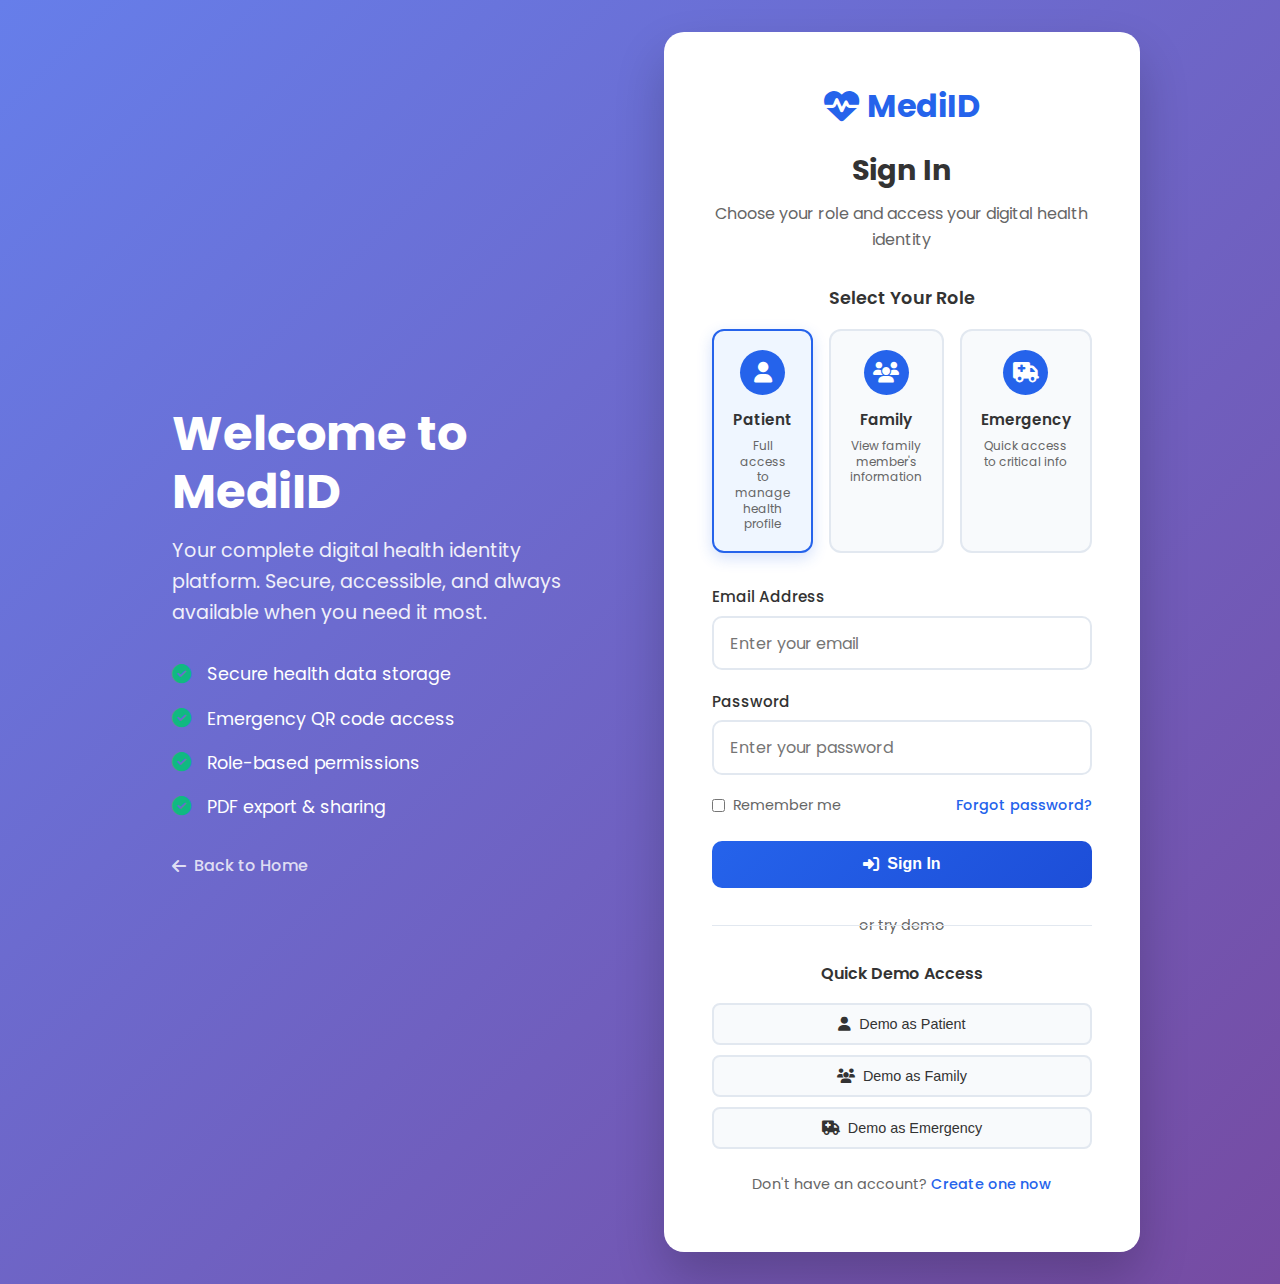
<file: login.html>
<!DOCTYPE html>
<html lang="en">
<head>
    <meta charset="UTF-8">
    <meta name="viewport" content="width=device-width, initial-scale=1.0">
    <title>Login - MediID</title>
    <style>
/* Global Styles */
* {
  margin: 0;
  padding: 0;
  box-sizing: border-box;
}

body {
  font-family: "Poppins", sans-serif;
  line-height: 1.6;
  color: #333;
}

/* Auth Pages - Desktop Optimized */
.auth-body {
  background: linear-gradient(135deg, #667eea 0%, #764ba2 100%);
  min-block-size: 100vh;
  display: flex;
  align-items: center;
  justify-content: center;
  padding: 2rem;
}

.auth-container {
  inline-size: 100%;
  max-inline-size: 1000px; /* Increased for desktop */
  display: grid;
  grid-template-columns: 1fr 1fr; /* Two column layout */
  gap: 3rem;
  align-items: center;
}

/* Left side - Welcome content */
.auth-welcome {
  color: white;
  padding: 2rem;
}

.auth-welcome h1 {
  font-size: 3rem;
  font-weight: 700;
  margin-block-end: 1rem;
  line-height: 1.2;
}

.auth-welcome p {
  font-size: 1.2rem;
  margin-block-end: 2rem;
  opacity: 0.9;
  line-height: 1.6;
}

.auth-welcome .features-list {
  list-style: none;
  margin-block-end: 2rem;
}

.auth-welcome .features-list li {
  display: flex;
  align-items: center;
  margin-block-end: 1rem;
  font-size: 1.1rem;
}

.auth-welcome .features-list li i {
  margin-inline-end: 1rem;
  color: #10b981;
  font-size: 1.2rem;
}

.auth-welcome .back-home {
  display: inline-flex;
  align-items: center;
  color: rgba(255, 255, 255, 0.8);
  text-decoration: none;
  font-weight: 500;
  transition: color 0.3s ease;
}

.auth-welcome .back-home:hover {
  color: white;
}

.auth-welcome .back-home i {
  margin-inline-end: 0.5rem;
}

/* Right side - Auth card */
.auth-card {
  background: white;
  border-radius: 20px;
  padding: 3rem;
  box-shadow: 0 25px 50px rgba(0, 0, 0, 0.2);
  inline-size: 100%;
  max-inline-size: 500px;
  justify-self: center;
}

.auth-header {
  text-align: center;
  margin-block-end: 2rem;
}

.auth-header .logo {
  display: flex;
  align-items: center;
  justify-content: center;
  font-size: 2rem;
  font-weight: 700;
  color: #2563eb;
  margin-block-end: 1rem;
}

.auth-header .logo i {
  margin-inline-end: 0.5rem;
  font-size: 2.2rem;
}

.auth-header h2 {
  font-size: 1.8rem;
  font-weight: 700;
  color: #333;
  margin-block-end: 0.5rem;
}

.auth-header p {
  color: #666;
  font-size: 1rem;
}

.role-selector {
  margin-block-end: 2rem;
}

.role-selector h3 {
  font-size: 1.1rem;
  font-weight: 600;
  color: #333;
  margin-block-end: 1rem;
  text-align: center;
}

.role-grid {
  display: grid;
  grid-template-columns: repeat(3, 1fr);
  gap: 1rem;
}

.role-card {
  background: #f8fafc;
  border: 2px solid #e2e8f0;
  border-radius: 12px;
  padding: 1.2rem;
  text-align: center;
  cursor: pointer;
  transition: all 0.3s ease;
}

.role-card:hover {
  border-color: #2563eb;
  background: #eff6ff;
  transform: translateY(-2px);
}

.role-card.selected {
  border-color: #2563eb;
  background: #eff6ff;
  box-shadow: 0 5px 15px rgba(37, 99, 235, 0.2);
}

.role-icon {
  inline-size: 45px;
  block-size: 45px;
  background: #2563eb;
  border-radius: 50%;
  display: flex;
  align-items: center;
  justify-content: center;
  margin: 0 auto 0.8rem;
  font-size: 1.3rem;
  color: white;
}

.role-card h4 {
  font-size: 0.95rem;
  font-weight: 600;
  color: #333;
  margin-block-end: 0.4rem;
}

.role-card p {
  font-size: 0.75rem;
  color: #666;
  line-height: 1.3;
}

.auth-form {
  margin-block-end: 1.5rem;
}

.form-group {
  margin-block-end: 1.2rem;
}

.form-group label {
  display: block;
  font-weight: 500;
  color: #333;
  margin-block-end: 0.4rem;
  font-size: 0.95rem;
}

.form-group input {
  inline-size: 100%;
  padding: 0.8rem 1rem;
  border: 2px solid #e2e8f0;
  border-radius: 10px;
  font-size: 1rem;
  transition: border-color 0.3s ease;
  font-family: inherit;
}

.form-group input:focus {
  outline: none;
  border-color: #2563eb;
  box-shadow: 0 0 0 3px rgba(37, 99, 235, 0.1);
}

.form-options {
  display: flex;
  justify-content: space-between;
  align-items: center;
  margin-block-end: 1.5rem;
  font-size: 0.9rem;
}

.checkbox-label {
  display: flex;
  align-items: center;
  color: #666;
  cursor: pointer;
}

.checkbox-label input {
  margin-inline-end: 0.5rem;
  inline-size: auto;
}

.forgot-link {
  color: #2563eb;
  text-decoration: none;
  font-weight: 500;
}

.forgot-link:hover {
  text-decoration: underline;
}

.btn-primary {
  inline-size: 100%;
  background: linear-gradient(135deg, #2563eb, #1d4ed8);
  color: white;
  padding: 0.9rem 2rem;
  border: none;
  border-radius: 10px;
  font-weight: 600;
  font-size: 1rem;
  cursor: pointer;
  transition: all 0.3s ease;
  display: flex;
  align-items: center;
  justify-content: center;
  gap: 0.5rem;
}

.btn-primary:hover {
  transform: translateY(-2px);
  box-shadow: 0 10px 25px rgba(37, 99, 235, 0.3);
}

.auth-divider {
  text-align: center;
  margin: 1.5rem 0;
  position: relative;
}

.auth-divider::before {
  content: "";
  position: absolute;
  inset-block-start: 50%;
  inset-inline-start: 0;
  inset-inline-end: 0;
  block-size: 1px;
  background: #e2e8f0;
}

.auth-divider span {
  background: white;
  padding: 0 1rem;
  color: #666;
  font-size: 0.9rem;
}

.quick-demo {
  margin-block-end: 1.5rem;
}

.quick-demo h4 {
  font-size: 1rem;
  font-weight: 600;
  color: #333;
  margin-block-end: 1rem;
  text-align: center;
}

.demo-buttons {
  display: grid;
  gap: 0.6rem;
}

.btn-demo {
  background: #f8fafc;
  color: #333;
  border: 2px solid #e2e8f0;
  padding: 0.7rem 1rem;
  border-radius: 8px;
  font-weight: 500;
  cursor: pointer;
  transition: all 0.3s ease;
  display: flex;
  align-items: center;
  justify-content: center;
  gap: 0.5rem;
  font-size: 0.9rem;
}

.btn-demo:hover {
  border-color: #2563eb;
  background: #eff6ff;
  color: #2563eb;
  transform: translateY(-1px);
}

.auth-footer {
  text-align: center;
  color: #666;
  font-size: 0.9rem;
}

.auth-footer p {
  margin-block-end: 0.5rem;
}

.auth-footer a {
  color: #2563eb;
  text-decoration: none;
  font-weight: 500;
}

.auth-footer a:hover {
  text-decoration: underline;
}

/* Toast Notifications */
.toast {
  position: fixed;
  inset-block-start: 20px;
  inset-inline-end: 20px;
  padding: 1rem 1.5rem;
  border-radius: 10px;
  color: white;
  font-weight: 500;
  z-index: 10000;
  transform: translateX(100%);
  transition: transform 0.3s ease;
}

.toast.show {
  transform: translateX(0);
}

.toast-success {
  background: #059669;
}

.toast-error {
  background: #dc2626;
}

.toast-info {
  background: #2563eb;
}

.toast-warning {
  background: #d97706;
}

/* Mobile Responsive */
@media (max-width: 1024px) {
  .auth-container {
    max-inline-size: 800px;
    gap: 2rem;
  }
  
  .auth-welcome h1 {
    font-size: 2.5rem;
  }
  
  .auth-card {
    padding: 2.5rem;
  }
}

@media (max-width: 768px) {
  .auth-container {
    grid-template-columns: 1fr;
    max-inline-size: 500px;
    gap: 1rem;
  }
  
  .auth-welcome {
    text-align: center;
    padding: 1rem;
  }
  
  .auth-welcome h1 {
    font-size: 2rem;
  }
  
  .auth-welcome p {
    font-size: 1rem;
  }
  
  .role-grid {
    grid-template-columns: 1fr;
  }
  
  .auth-card {
    padding: 2rem;
  }
}

@media (max-width: 480px) {
  .auth-body {
    padding: 1rem;
  }
  
  .auth-card {
    padding: 1.5rem;
  }
  
  .auth-welcome {
    display: none; /* Hide welcome section on very small screens */
  }
  
  .auth-container {
    grid-template-columns: 1fr;
  }
}
</style>
    <link href="https://cdnjs.cloudflare.com/ajax/libs/font-awesome/6.4.0/css/all.min.css" rel="stylesheet">
    <link href="https://fonts.googleapis.com/css2?family=Poppins:wght@300;400;500;600;700&display=swap" rel="stylesheet">
</head>
<body class="auth-body">
    <div class="auth-container">
        <!-- Left side - Welcome content -->
        <div class="auth-welcome">
            <h1>Welcome to MediID</h1>
            <p>Your complete digital health identity platform. Secure, accessible, and always available when you need it most.</p>
            
            <ul class="features-list">
                <li><i class="fas fa-check-circle"></i> Secure health data storage</li>
                <li><i class="fas fa-check-circle"></i> Emergency QR code access</li>
                <li><i class="fas fa-check-circle"></i> Role-based permissions</li>
                <li><i class="fas fa-check-circle"></i> PDF export & sharing</li>
            </ul>
            
            <a href="index.html" class="back-home">
                <i class="fas fa-arrow-left"></i>
                Back to Home
            </a>
        </div>

        <!-- Right side - Auth card -->
        <div class="auth-card">
            <div class="auth-header">
                <div class="logo">
                    <i class="fas fa-heartbeat"></i>
                    MediID
                </div>
                <h2>Sign In</h2>
                <p>Choose your role and access your digital health identity</p>
            </div>

            <div class="role-selector">
                <h3>Select Your Role</h3>
                <div class="role-grid">
                    <div class="role-card" data-role="patient">
                        <div class="role-icon">
                            <i class="fas fa-user"></i>
                        </div>
                        <h4>Patient</h4>
                        <p>Full access to manage health profile</p>
                    </div>
                    <div class="role-card" data-role="family">
                        <div class="role-icon">
                            <i class="fas fa-users"></i>
                        </div>
                        <h4>Family</h4>
                        <p>View family member's information</p>
                    </div>
                    <div class="role-card" data-role="emergency">
                        <div class="role-icon">
                            <i class="fas fa-ambulance"></i>
                        </div>
                        <h4>Emergency</h4>
                        <p>Quick access to critical info</p>
                    </div>
                </div>
            </div>

            <form class="auth-form" id="loginForm">
                <div class="form-group">
                    <label for="email">Email Address</label>
                    <input type="email" id="email" name="email" placeholder="Enter your email" required>
                </div>
                <div class="form-group">
                    <label for="password">Password</label>
                    <input type="password" id="password" name="password" placeholder="Enter your password" required>
                </div>
                <div class="form-options">
                    <label class="checkbox-label">
                        <input type="checkbox" name="remember">
                        Remember me
                    </label>
                    <a href="#" class="forgot-link">Forgot password?</a>
                </div>
                <button type="submit" class="btn-primary">
                    <i class="fas fa-sign-in-alt"></i>
                    Sign In
                </button>
            </form>

            <div class="auth-divider">
                <span>or try demo</span>
            </div>

            <div class="quick-demo">
                <h4>Quick Demo Access</h4>
                <div class="demo-buttons">
                    <button class="btn-demo" onclick="quickLogin('patient')">
                        <i class="fas fa-user"></i> Demo as Patient
                    </button>
                    <button class="btn-demo" onclick="quickLogin('family')">
                        <i class="fas fa-users"></i> Demo as Family
                    </button>
                    <button class="btn-demo" onclick="quickLogin('emergency')">
                        <i class="fas fa-ambulance"></i> Demo as Emergency
                    </button>
                </div>
            </div>

            <div class="auth-footer">
                <p>Don't have an account? <a href="#" onclick="showRegister()">Create one now</a></p>
            </div>
        </div>
    </div>

    <script>
        let selectedRole = 'patient';

        // Role selection
        document.querySelectorAll('.role-card').forEach(card => {
            card.addEventListener('click', () => {
                document.querySelectorAll('.role-card').forEach(c => c.classList.remove('selected'));
                card.classList.add('selected');
                selectedRole = card.dataset.role;
            });
        });

        // Set default selection
        document.querySelector('.role-card[data-role="patient"]').classList.add('selected');

        // Login form
        document.getElementById('loginForm').addEventListener('submit', (e) => {
            e.preventDefault();
            const email = document.getElementById('email').value;
            const password = document.getElementById('password').value;
            
            if (email && password) {
                localStorage.setItem('userRole', selectedRole);
                localStorage.setItem('userEmail', email);
                localStorage.setItem('isLoggedIn', 'true');
                
                showToast('Login successful!', 'success');
                setTimeout(() => {
                    window.location.href = 'dashboard.html';
                }, 1000);
            }
        });

        // Quick demo login
        function quickLogin(role) {
            localStorage.setItem('userRole', role);
            localStorage.setItem('userEmail', `demo@${role}.com`);
            localStorage.setItem('isLoggedIn', 'true');
            
            showToast(`Logged in as ${role}!`, 'success');
            setTimeout(() => {
                window.location.href = 'dashboard.html';
            }, 1000);
        }

        function showRegister() {
            showToast('Registration feature coming soon!', 'info');
        }

        function showToast(message, type) {
            const toast = document.createElement('div');
            toast.className = `toast toast-${type}`;
            toast.textContent = message;
            document.body.appendChild(toast);
            
            setTimeout(() => {
                toast.classList.add('show');
            }, 100);
            
            setTimeout(() => {
                toast.remove();
            }, 3000);
        }
    </script>
</body>
</html>
</file>
